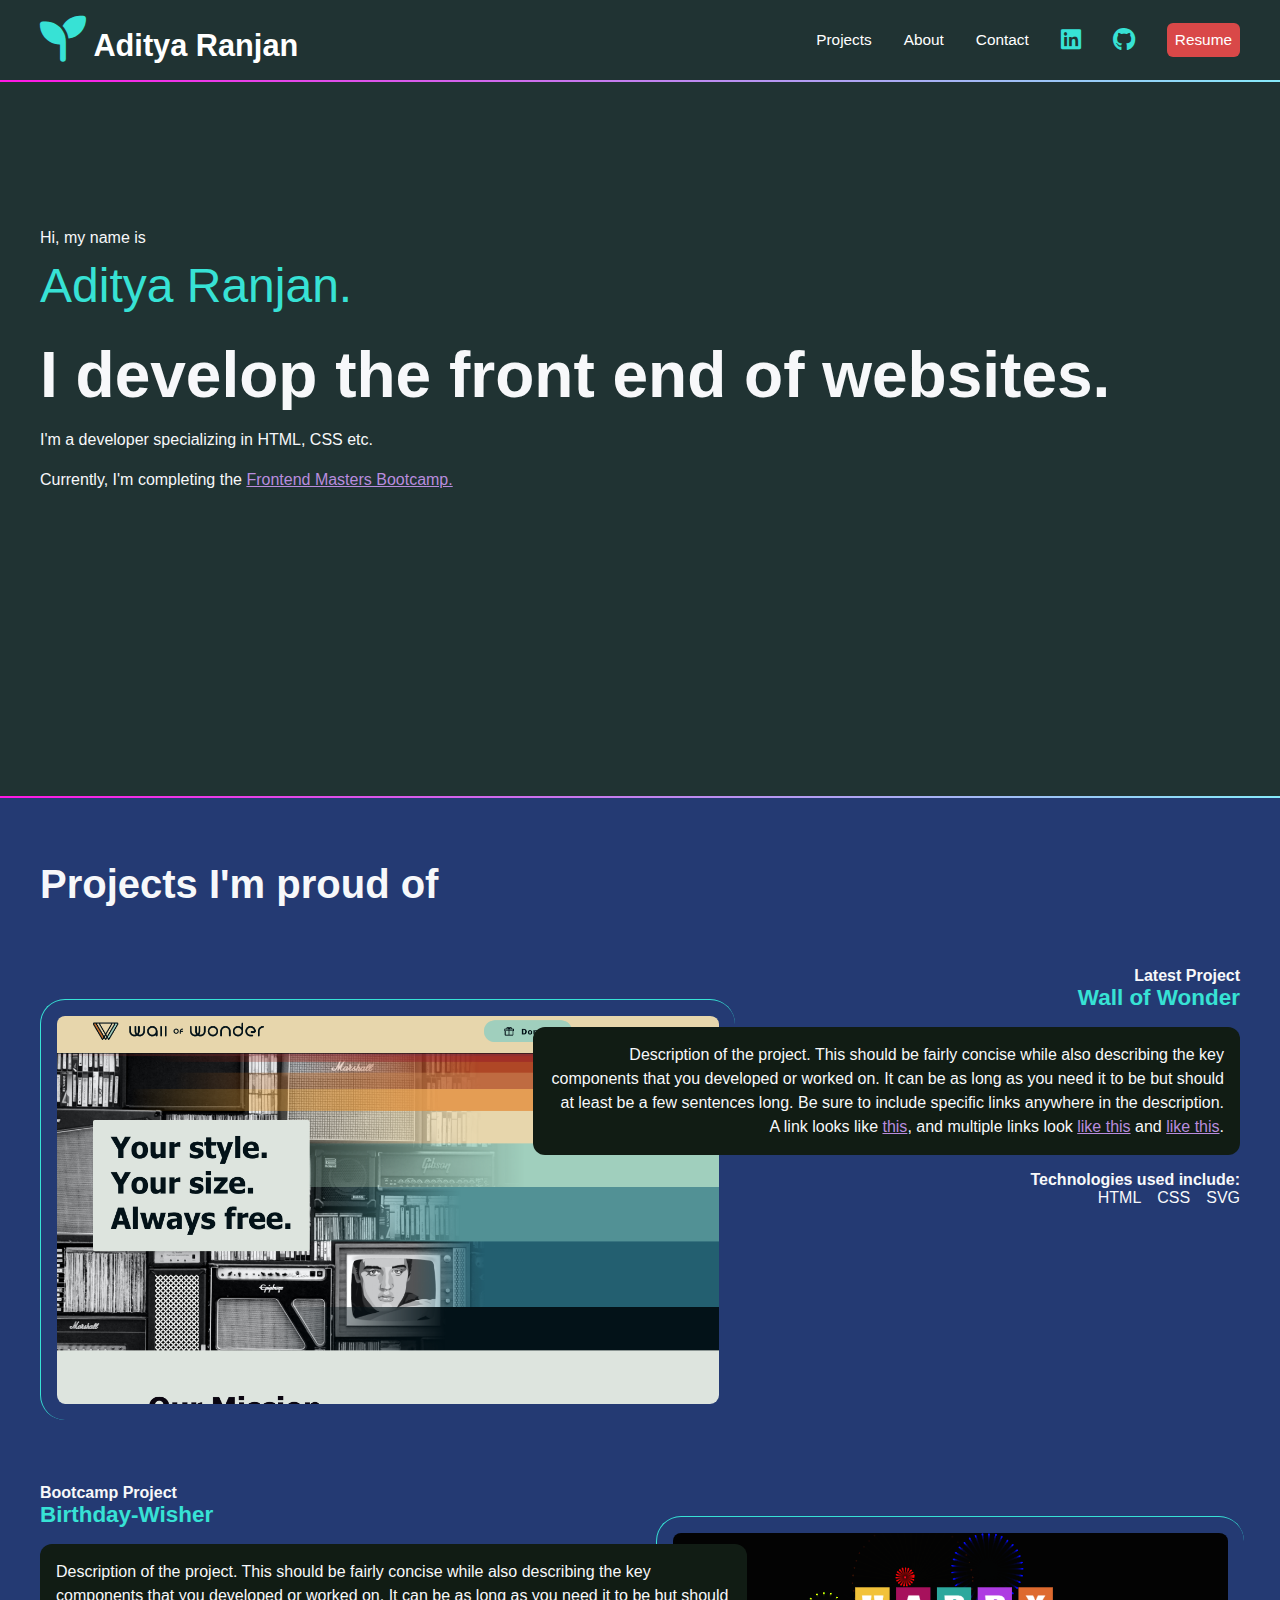
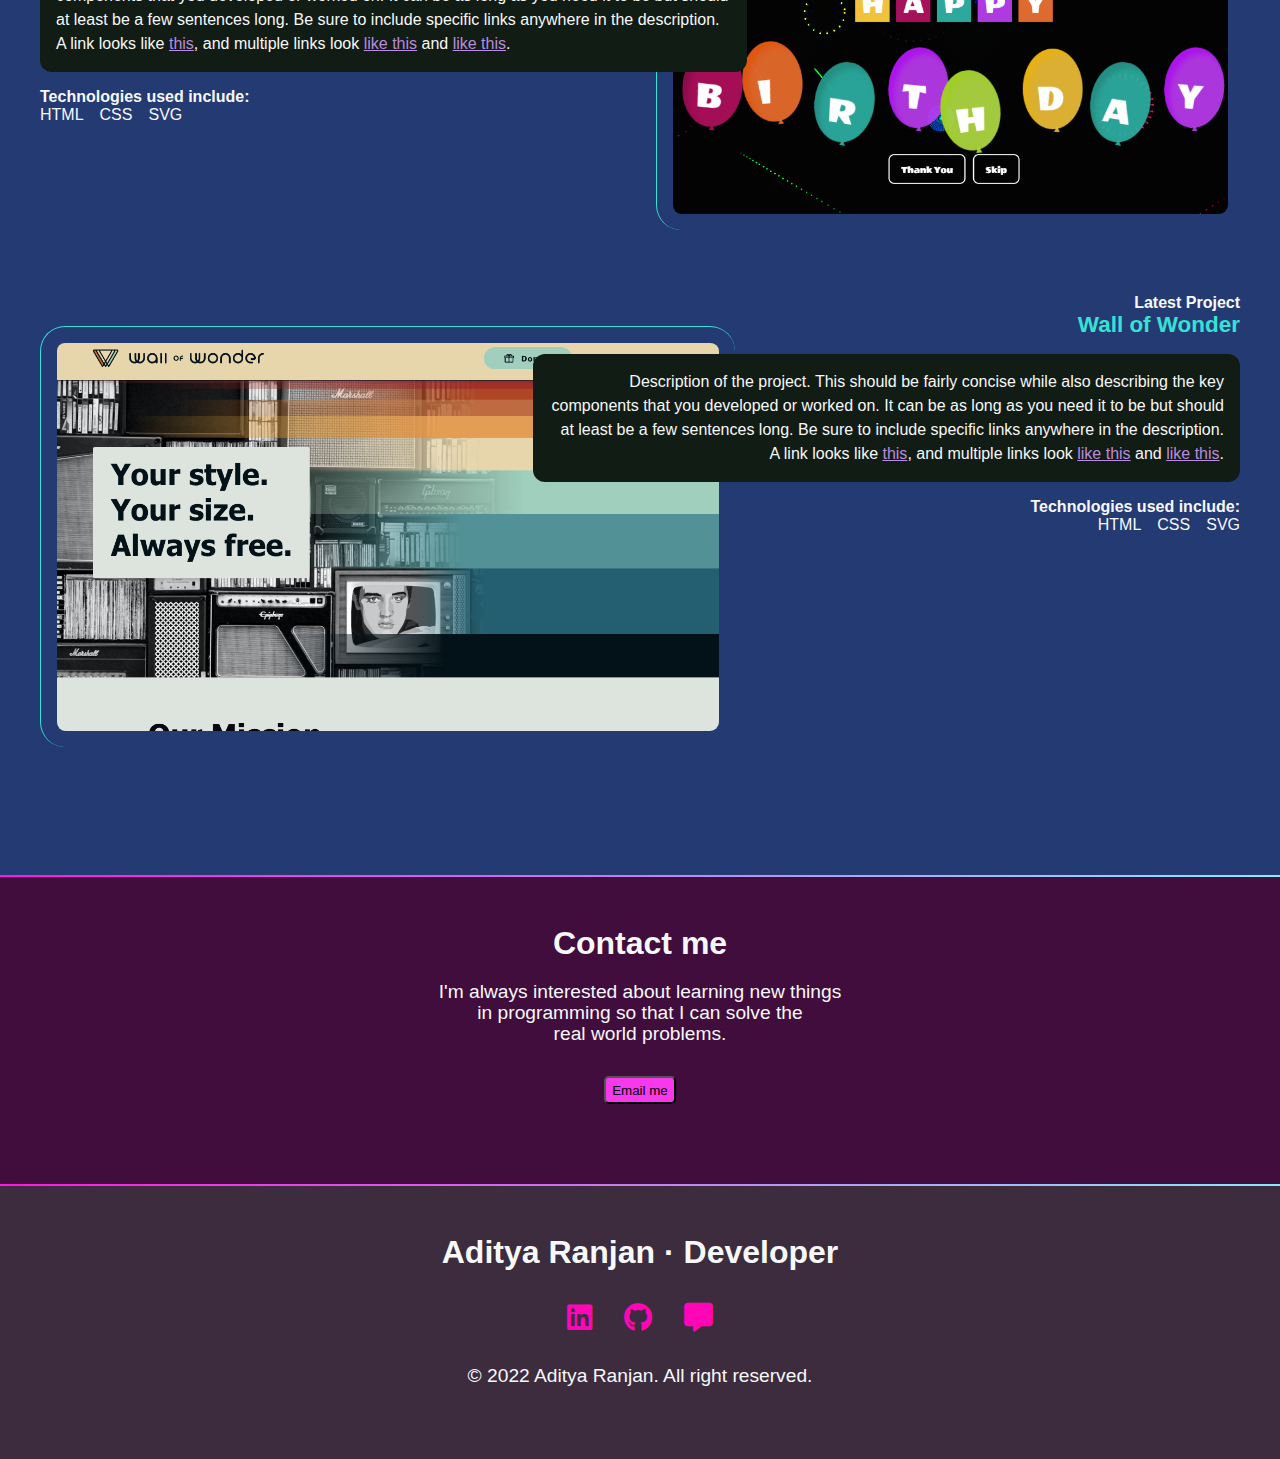
<file: index.html>
<!DOCTYPE html>
<html lang="en">

<head>
    <meta charset="UTF-8">
    <meta http-equiv="X-UA-Compatible" content="IE=edge">
    <meta name="viewport" content="width=device-width, initial-scale=1.0">
    <title>Aditya's Portfolio</title>
    <link rel="stylesheet" href="https://cdnjs.cloudflare.com/ajax/libs/font-awesome/6.1.1/css/all.min.css">
    <link rel="stylesheet" href="style.css">
</head>

<body>

    <nav>
        <ul>
            <li>
                <h1><a href="#"> <span class="fa-solid fa-seedling"></span> Aditya Ranjan</a></h1>
            </li>
            <li><a href="#">Projects</a></li>
            <li><a href="#">About</a></li>
            <li><a href="#">Contact</a></li>
            <li><a href="https://in.linkedin.com/?trk=IN-SEM_google-adwords_Jordan-brand-sign-up&mcid=6844056167778418688&trk2=ga_campid=14650114791_asid=127961666580_crid=545833659343_kw=linkedin_d=c_tid=kwd-285981853_n=g_mt=p_geo=9302742_slid=&gclid=Cj0KCQjw-daUBhCIARIsALbkjSaUr-ALTFJO7HdnB9WhLlZFK5ouimV9328tdID9qX_f9eKdlnj1kVcaAhbjEALw_wcB&gclsrc=aw.ds"
                    target="_blank">
                    <span class="fa-brands fa-linkedin" aria-hidden="true"></span>
                    <span class="sr-only">LinkedIn </span></a>
            </li>
            <li><a href="https://github.com/" target="_blank"> <span class="fa-brands fa-github"
                        aria-hidden="true"></span>
                    <span class="sr-only">Github</span></a>
            </li>
            <li><a href="#" target="_blank" class="resume">Resume</a></li>
        </ul>
    </nav>
    <div class="gradient"></div>
    <section id="container">

        <p class="name">Hi, my name is <span>Aditya Ranjan.</span></p>

        <h2>I develop the front end of websites.</h2>

        <p>I'm a developer specializing in HTML, CSS etc.</p>

        <p>Currently, I'm completing the <a href="#"> Frontend Masters Bootcamp.</a></p>
    </section>

    <div class="gradient"></div>

    <div class="project-sec">
        <section id="project">
            <h2>Projects I'm proud of</h2>
            <article>
                <div class="text">
                    <h4>Latest Project</h4>
                    <h3>Wall of Wonder</h3>
                    <p class="blackbox">Description of the project. This should be fairly concise while also describing
                        the
                        key components that you developed or worked on. It can be as long as you need it to be but
                        should at
                        least be a few sentences long. Be sure to include specific links anywhere in the description. A
                        link
                        looks like <a href="https://frontendmasters.github.io/grid-flexbox-v2/">this</a>, and multiple
                        links
                        look <a href="#">like this</a> and <a href="#">like this</a>.</p>

                    <h4>Technologies used include:</h4>
                    <ul>
                        <li>HTML</li>
                        <li>CSS</li>
                        <li>SVG</li>
                    </ul>
                </div>
                <img src="Screenshot (2347).png" id="one" alt="Screenshot of the Wall of Wonder." />
            </article>

            <article class="reverse">
                <div class="text">
                    <h4>Bootcamp Project</h4>
                    <h3>Birthday-Wisher</h3>
                    <p class="blackbox">
                        Description of the project. This should be fairly concise while also describing
                        the
                        key components that you developed or worked on. It can be as long as you need it to be but
                        should at
                        least be a few sentences long. Be sure to include specific links anywhere in the description. A
                        link
                        looks like <a href="https://frontendmasters.github.io/grid-flexbox-v2/">this</a>, and multiple
                        links
                        look <a href="#">like this</a> and <a href="#">like this</a>.
                    </p>
                    <h4>Technologies used include:</h4>
                    <ul>
                        <li>HTML</li>
                        <li>CSS</li>
                        <li>SVG</li>
                    </ul>
                </div>
                <img src="Screenshot (489).png" id="two" alt="Screenshot of the Wall of Wonder." />
            </article>

            <article>
                <div class="text">
                    <h4>Latest Project</h4>
                    <h3>Wall of Wonder</h3>
                    <p class="blackbox">Description of the project. This should be fairly concise while also describing
                        the
                        key components that you developed or worked on. It can be as long as you need it to be but
                        should at
                        least be a few sentences long. Be sure to include specific links anywhere in the description. A
                        link
                        looks like <a href="https://frontendmasters.github.io/grid-flexbox-v2/">this</a>, and multiple
                        links
                        look <a href="#">like this</a> and <a href="#">like this</a>.</p>

                    <h4>Technologies used include:</h4>
                    <ul>
                        <li>HTML</li>
                        <li>CSS</li>
                        <li>SVG</li>
                    </ul>
                </div>
                <img src="Screenshot (2347).png" id="one" alt="Screenshot of the Wall of Wonder." />
            </article>

        </section>
    </div>

    <div class="gradient"></div>

    <div class="contact-back">
        <section id="contact">
            <h2>Contact me</h2>
            <p>I'm always interested about learning new things<br>in programming so that I can solve the<br>real world
                problems.</p>
            <button class="btn">Email me</button>
        </section>
    </div>

    <div class="gradient"></div>
    <footer id="foot">
        <h2>Aditya Ranjan &middot; Developer</h2>
        <ul>
            <li><a href="https://in.linkedin.com/?trk=IN-SEM_google-adwords_Jordan-brand-sign-up&mcid=6844056167778418688&trk2=ga_campid=14650114791_asid=127961666580_crid=545833659343_kw=linkedin_d=c_tid=kwd-285981853_n=g_mt=p_geo=9302742_slid=&gclid=Cj0KCQjw-daUBhCIARIsALbkjSaUr-ALTFJO7HdnB9WhLlZFK5ouimV9328tdID9qX_f9eKdlnj1kVcaAhbjEALw_wcB&gclsrc=aw.ds"
                    target="_blank">
                    <span class="fa-brands fa-linkedin" aria-hidden="true"></span>
                    <span class="sr-only">LinkedIn </span></a>
            </li>
            <li><a href="https://github.com/" target="_blank"> <span class="fa-brands fa-github"
                        aria-hidden="true"></span>
                    <span class="sr-only">Github</span></a>
            </li>
            <li>
                <a href="#">
                    <span class="fa-solid fa-message"></span></a>
            </li>
        </ul>

        <p>&copy; 2022 Aditya Ranjan. All right reserved.</p>
    </footer>


</body>

</html>
</file>
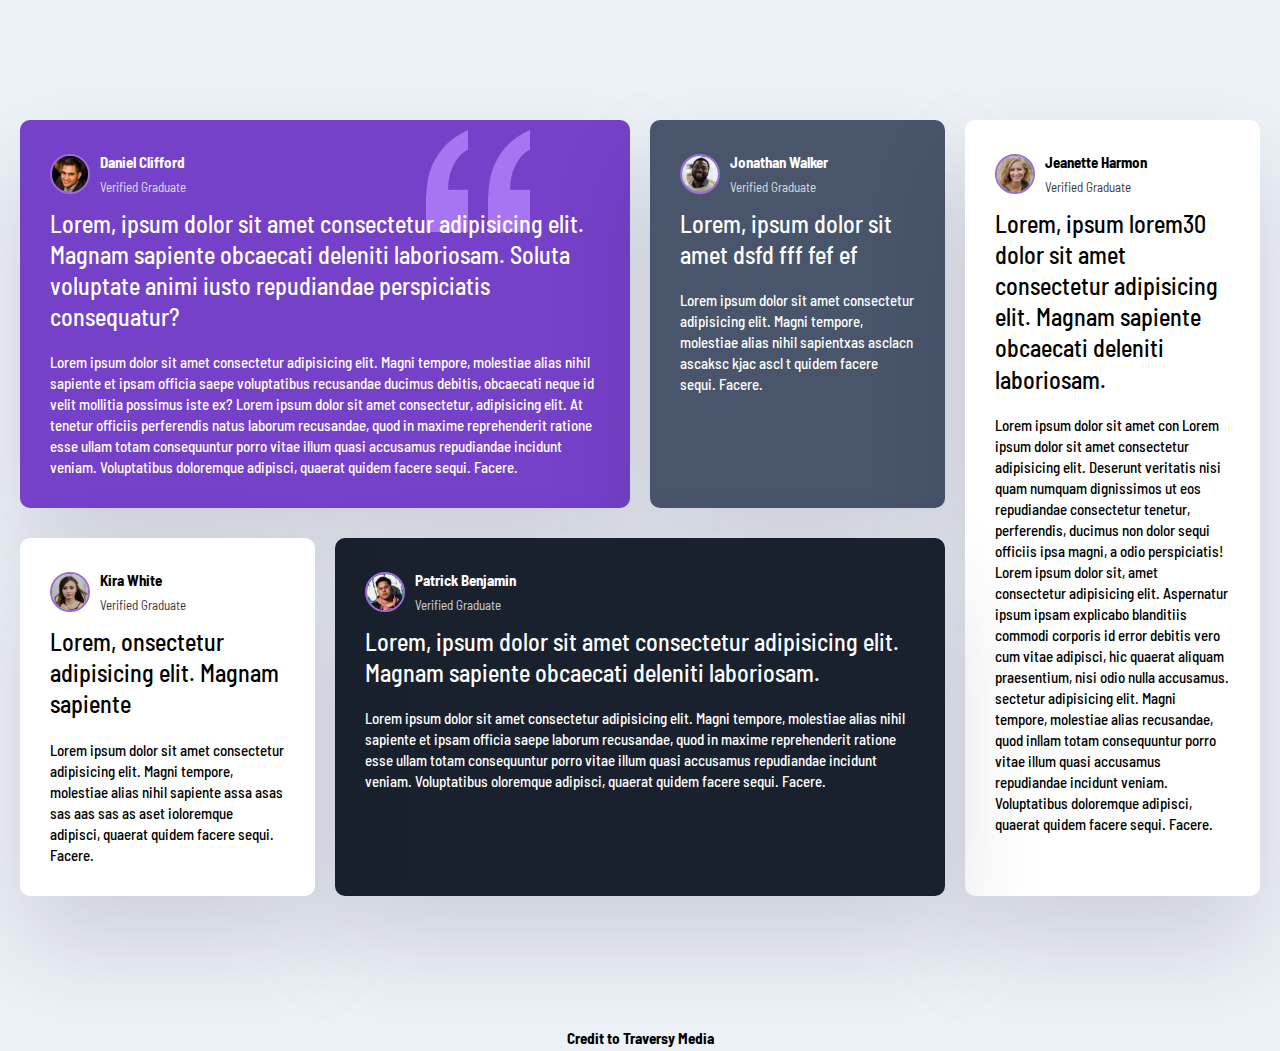
<file: project/Testimonials/index.html>
<!DOCTYPE html>
<html lang="en">
<head>
    <meta charset="UTF-8">
    <meta http-equiv="X-UA-Compatible" content="IE=edge">
    <meta name="viewport" content="width=device-width, initial-scale=1.0">
    <link rel="stylesheet" href="style.css">
    <title>Testimonials</title>
</head>
<body>

    <div class="testimonials">
        <div class="card card--bg-purple">
            <header class="card__header">
                <img src="images/image-daniel.jpg" class="card__img" alt="404">
                <div>
                    <h3>Daniel Clifford</h3>
                    <p>Verified Graduate</p>
                </div>
            </header>
            <p class="card__lead">
                Lorem, ipsum dolor sit amet consectetur adipisicing elit. Magnam sapiente 
                obcaecati deleniti laboriosam. Soluta voluptate animi iusto repudiandae 
                perspiciatis consequatur?
            </p>
            <p class="card__quote">
                Lorem ipsum dolor sit amet consectetur adipisicing elit. Magni tempore, molestiae alias 
                nihil sapiente et ipsam officia saepe voluptatibus recusandae ducimus debitis, obcaecati 
                neque id velit mollitia possimus iste ex? Lorem ipsum dolor sit amet consectetur, adipisicing elit. 
                At tenetur officiis perferendis natus laborum recusandae, quod in maxime reprehenderit ratione esse ullam totam consequuntur porro vitae illum quasi accusamus repudiandae incidunt veniam. Voluptatibus doloremque adipisci, quaerat quidem facere sequi. Facere.
            </p>
        </div>


        <div class="card card--bg-gray-blue">
            <header class="card__header">
                <img src="images/image-jonathan.jpg" class="card__img" alt="404">
                <div>
                    <h3>Jonathan Walker</h3>
                    <p>Verified Graduate</p>
                </div>
            </header>
            <p class="card__lead">
                Lorem, ipsum dolor sit amet dsfd fff fef ef
            </p>
            <p class="card__quote">
                Lorem ipsum dolor sit amet consectetur adipisicing elit. Magni tempore, molestiae alias 
                nihil sapientxas asclacn ascaksc kjac ascl t quidem facere sequi. Facere.
            </p>
        </div>


        <div class="card card--bg-whilte">
            <header class="card__header">
                <img src="images/image-jeanette.jpg" class="card__img" alt="404">
                <div>
                    <h3>Jeanette Harmon</h3>
                    <p>Verified Graduate</p>
                </div>
            </header>
            <p class="card__lead">
                Lorem, ipsum lorem30 dolor sit amet consectetur adipisicing elit. Magnam sapiente 
                obcaecati deleniti laboriosam.
            </p>
            <p class="card__quote">
                Lorem ipsum dolor sit amet con Lorem ipsum dolor sit amet consectetur adipisicing elit. Deserunt veritatis nisi quam numquam dignissimos ut eos repudiandae consectetur tenetur, 
                perferendis, ducimus non dolor sequi officiis ipsa magni, a odio perspiciatis! Lorem ipsum dolor sit, amet consectetur adipisicing elit. Aspernatur ipsum ipsam explicabo blanditiis 
                commodi corporis id error debitis vero cum vitae adipisci, hic quaerat aliquam praesentium, nisi odio nulla accusamus. sectetur adipisicing elit. Magni tempore, molestiae alias 
                recusandae, quod inllam totam consequuntur porro vitae illum quasi accusamus repudiandae incidunt veniam. Voluptatibus doloremque adipisci, quaerat quidem facere sequi. Facere.
            </p>
        </div>

        <div class="card card--bg-black-blue">
            <header class="card__header">
                <img src="images/image-patrick.jpg" class="card__img" alt="404">
                <div>
                    <h3>Patrick Benjamin</h3>
                    <p>Verified Graduate</p>
                </div>
            </header>
            <p class="card__lead">
                Lorem, ipsum dolor sit amet consectetur adipisicing elit. Magnam sapiente 
                obcaecati deleniti laboriosam.
            </p>
            <p class="card__quote">
                Lorem ipsum dolor sit amet consectetur adipisicing elit. Magni tempore, molestiae alias 
                nihil sapiente et ipsam officia saepe laborum recusandae, quod in maxime reprehenderit ratione 
                esse ullam totam consequuntur porro vitae illum quasi accusamus repudiandae incidunt veniam. Voluptatibus 
                oloremque adipisci, quaerat quidem facere sequi. Facere.
            </p>
        </div>

        <div class="card card--bg-white">
            <header class="card__header">
                <img src="images/image-kira.jpg" class="card__img" alt="404">
                <div>
                    <h3>Kira White</h3>
                    <p>Verified Graduate</p>
                </div>
            </header>
            <p class="card__lead">
                Lorem, onsectetur adipisicing elit. Magnam sapiente
            </p>
            <p class="card__quote">
                Lorem ipsum dolor sit amet consectetur adipisicing elit. Magni tempore, molestiae alias 
                nihil sapiente assa asas sas aas sas as aset ioloremque adipisci, quaerat quidem facere sequi. Facere.
            </p>
        </div>
    </div>

    <footer>
        <h3>Credit to Traversy Media <a href="#"></a></h3>
    </footer>
    
</body>
</html>
</file>
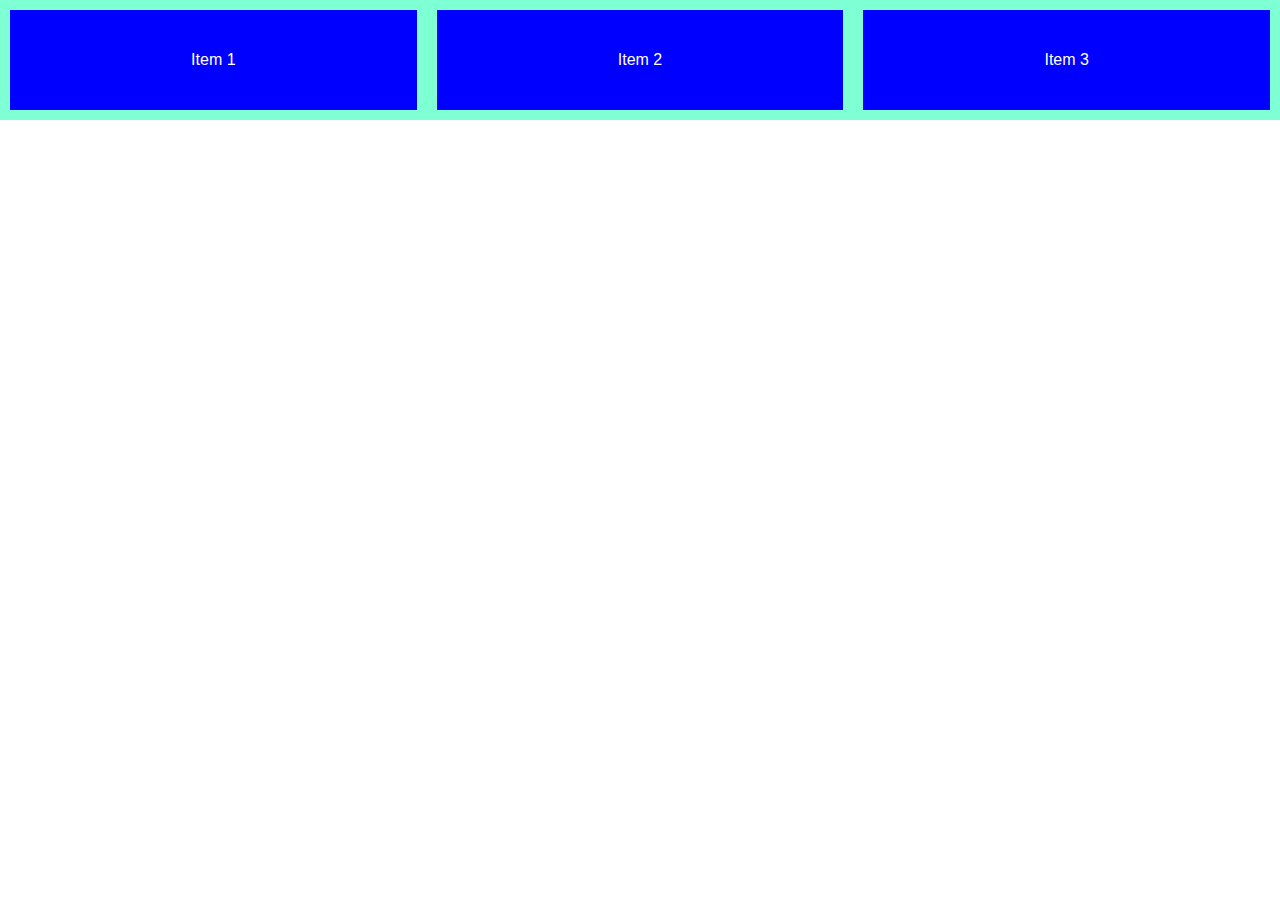
<file: flexbox-tutorial/main.html>
<!DOCTYPE html>
<html lang="en">
<head>
    <meta charset="UTF-8">
    <meta http-equiv="X-UA-Compatible" content="IE=edge">
    <meta name="viewport" content="width=device-width, initial-scale=1.0">
    <title>Flexbox Tutorial</title>
    <link rel="stylesheet" href="main.css">
</head>
<body>
    <div class="flex-container">
        <div class="item">Item 1</div>
        <div class="item">Item 2</div>
        <div class="item">Item 3</div>
    </div>
</body>
</html>
</file>
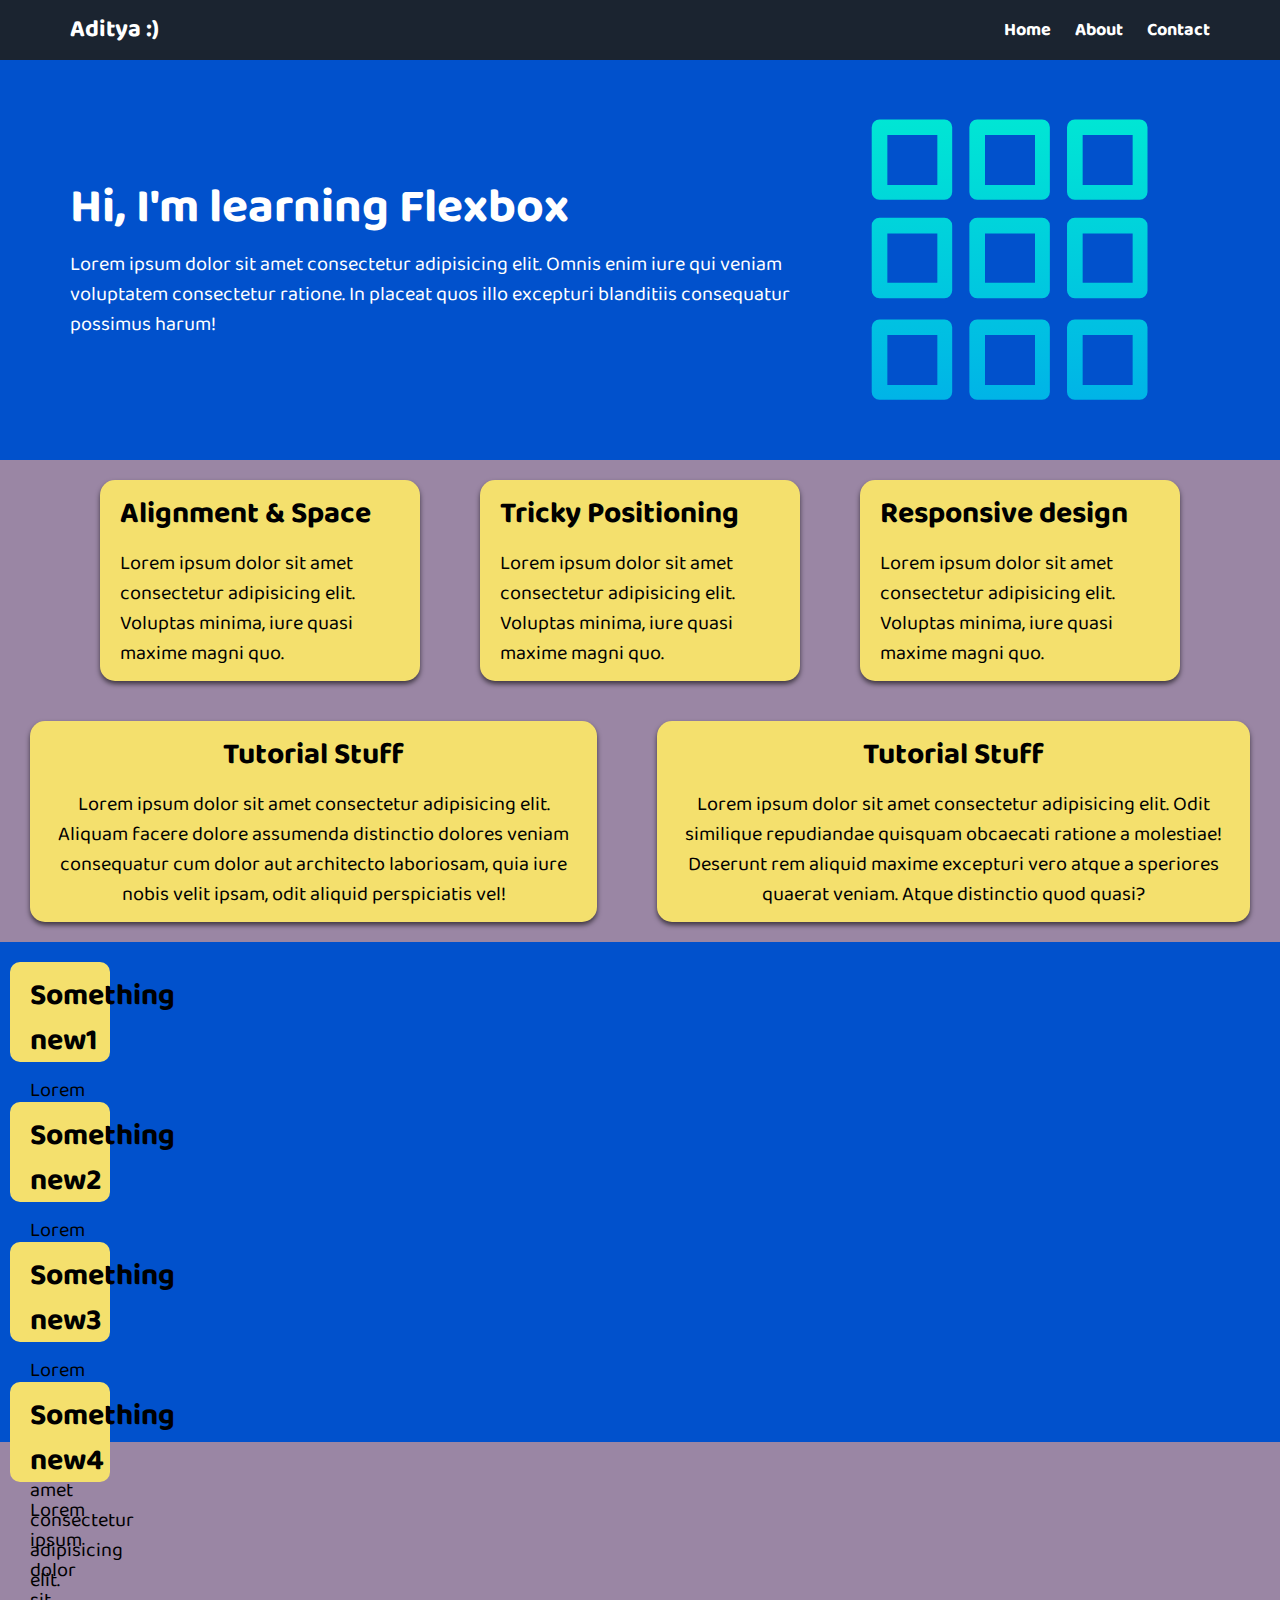
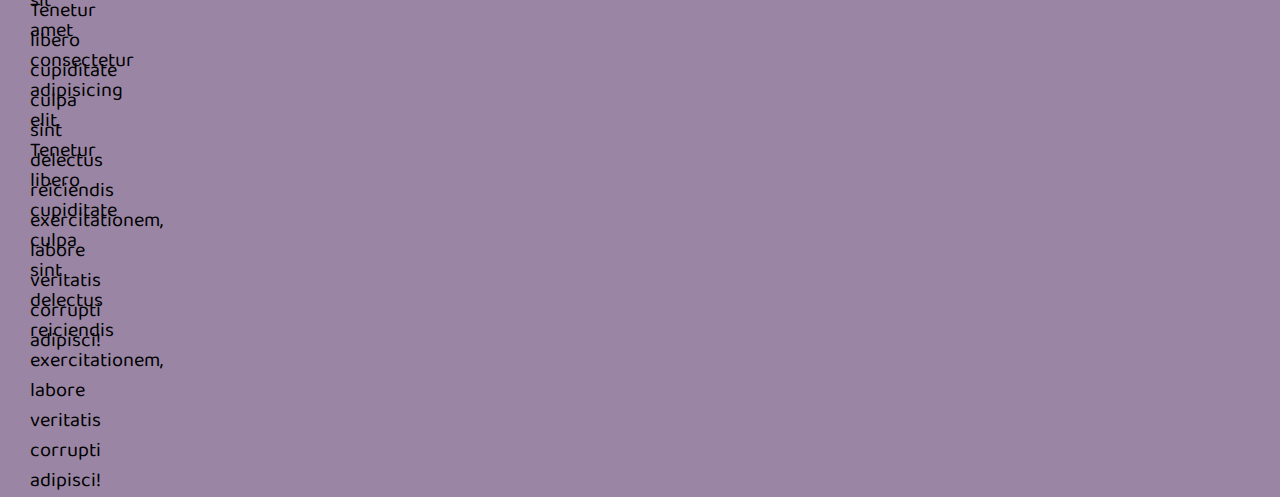
<file: flexbox-tutorial/practise.html>
<!DOCTYPE html>
<html lang="en">

<head>
    <meta charset="UTF-8">
    <meta http-equiv="X-UA-Compatible" content="IE=edge">
    <meta name="viewport" content="width=device-width, initial-scale=1.0">
    <title>Practise</title>
    <link rel="stylesheet" href="practise.css">
</head>

<body>
    <nav class="navbar">
        <div class="container">
            <div class="logo">Aditya :)</div>
            <ul class="nav">
                <li>
                    <a href="#">Home</a>
                </li>
                <li>
                    <a href="#">About</a>
                </li>
                <li>
                    <a href="#">Contact</a>
                </li>
            </ul>
        </div>
    </nav>

    <header class="header">
        <div class="container">
            <div>
                <h1>Hi, I'm learning Flexbox</h1>
                <p>
                    Lorem ipsum dolor sit amet consectetur adipisicing elit. Omnis enim iure qui veniam voluptatem
                    consectetur ratione. In placeat quos illo excepturi blanditiis consequatur possimus harum!
                </p>
            </div>
            <img src="pro.svg" alt="">
        </div>
    </header>

    <section class="boxes">
        <div class="container">
            <div class="box">
                <h2>Alignment & Space</h2>
                <p>
                    Lorem ipsum dolor sit amet consectetur adipisicing elit. Voluptas minima, iure quasi maxime magni
                    quo.
                </p>
            </div>

            <div class="box">
                <h2>Tricky Positioning</h2>
                <p>
                    Lorem ipsum dolor sit amet consectetur adipisicing elit. Voluptas minima, iure quasi maxime magni
                    quo.
                </p>
            </div>

            <div class="box">
                <h2>Responsive design</h2>
                <p>
                    Lorem ipsum dolor sit amet consectetur adipisicing elit. Voluptas minima, iure quasi maxime magni
                    quo.
                </p>
            </div>
        </div>
    </section>

    <section class="two-box">
        <div class="flex-container">
            <div class="flex-item">
                <h2>Tutorial Stuff</h2>
                <p>Lorem ipsum dolor sit amet consectetur adipisicing elit. Aliquam facere dolore assumenda distinctio dolores veniam consequatur cum dolor aut architecto laboriosam, quia 
                    iure nobis velit ipsam, odit aliquid perspiciatis vel!
                </p>
            </div>

            <div class="flex-item">
                <h2>Tutorial Stuff</h2>
                <p>Lorem ipsum dolor sit amet consectetur adipisicing elit. Odit similique repudiandae quisquam obcaecati ratione a molestiae! Deserunt rem aliquid maxime excepturi vero atque a
                    speriores quaerat veniam. Atque distinctio quod quasi?
                </p>
            </div>
        </div>
    </section>

    <section class="layout">
        <div class="flex-container-1">
            <div class="flex-item-1">
                <h2>Something new1</h2>
                <p>Lorem ipsum dolipisci!</p>
            </div>

            <div class="flex-item-1">
                <h2>Something new2</h2>
                <p>Lorem ipsum dolor sit</p>
            </div>

            <div class="flex-item-1">
                <h2>Something new3</h2>
                <p>Lorem ipsum dolor sit amet consectetur adipisicing elit. Tenetur libero cupiditate culpa sint delectus reiciendis exercitationem, labore veritatis corrupti adipisci!</p>
            </div>

            <div class="flex-item-1">
                <h2>Something new4</h2>
                <p>Lorem ipsum dolor sit amet consectetur adipisicing elit. Tenetur libero cupiditate culpa sint delectus reiciendis exercitationem, labore veritatis corrupti adipisci!</p>
            </div>
        </div>
    </section>
</body>

</html>
</file>
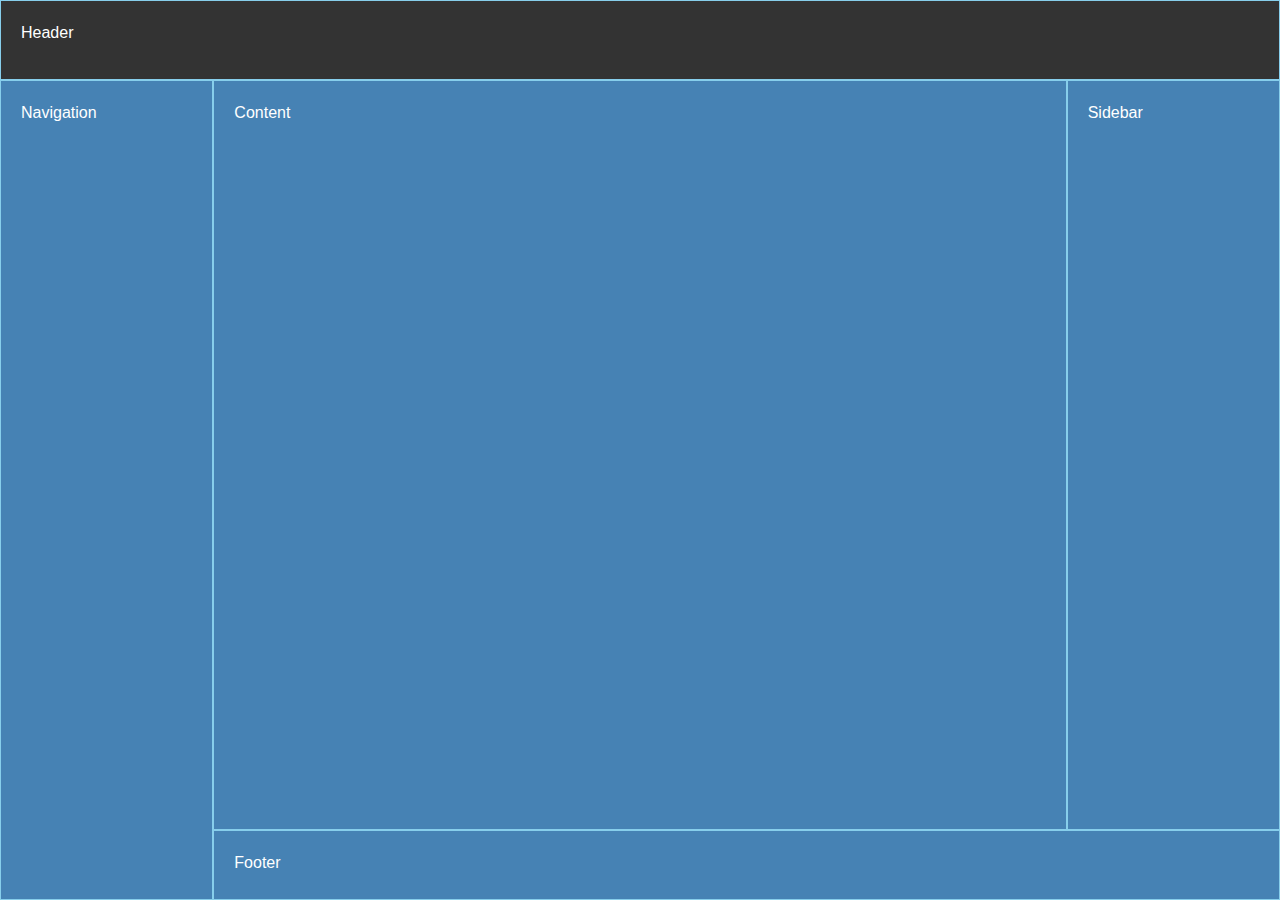
<file: Grid-tutorial/grid_area.html>
<!DOCTYPE html>
<html lang="en">
<head>
    <meta charset="UTF-8">
    <meta http-equiv="X-UA-Compatible" content="IE=edge">
    <meta name="viewport" content="width=device-width, initial-scale=1.0">
    <title>Grid-Area</title>
    <link rel="stylesheet" href="grid_area.css">
</head>
<body>
    <header>Header</header>
    <main>Content</main>
    <nav>Navigation</nav>
    <aside>Sidebar</aside>
    <footer>Footer</footer>
</body>
</html>
</file>
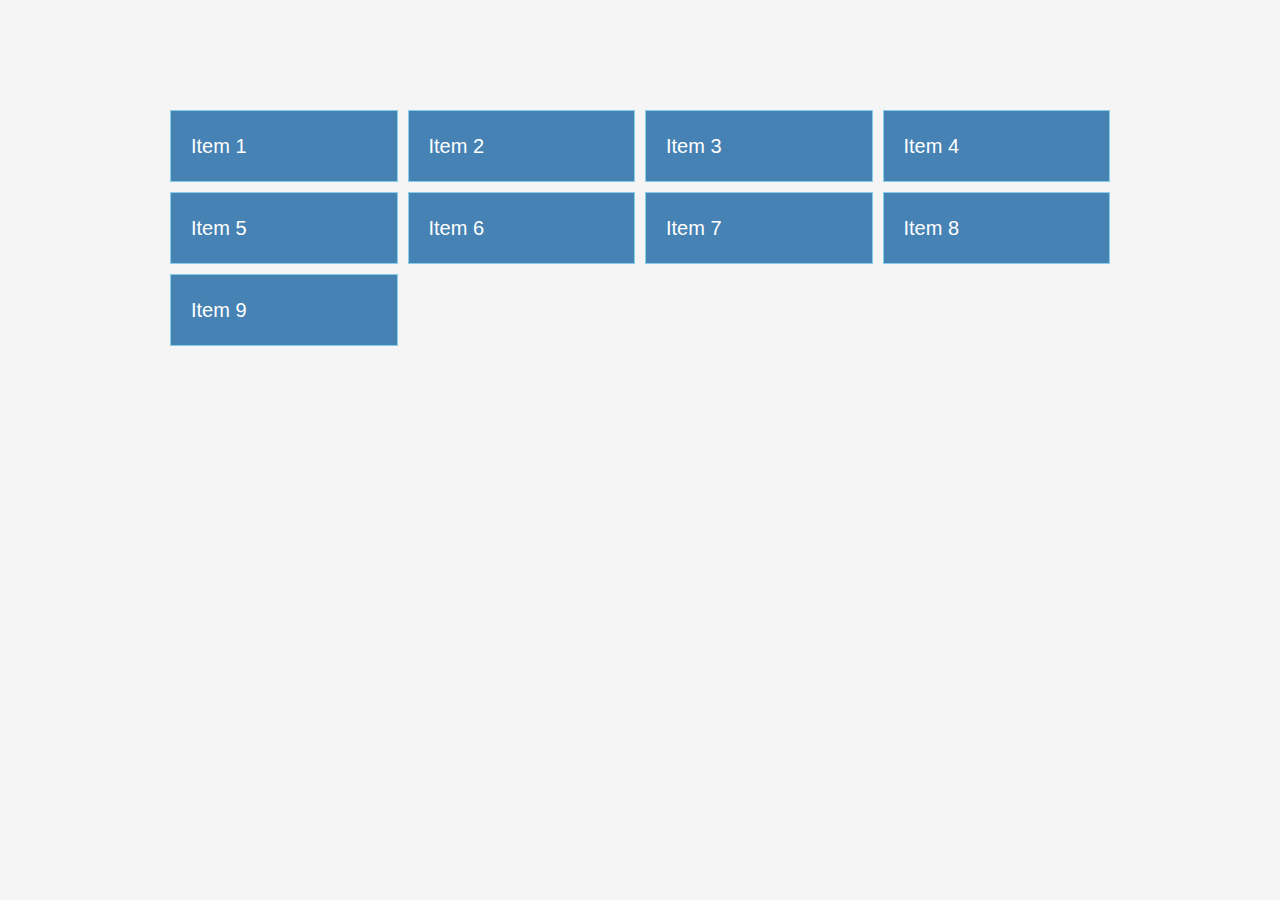
<file: Grid-tutorial/main.html>
<!DOCTYPE html>
<html lang="en">
<head>
    <meta charset="UTF-8">
    <meta http-equiv="X-UA-Compatible" content="IE=edge">
    <meta name="viewport" content="width=device-width, initial-scale=1.0">
    <title>Grid-tutorial</title>
    <link rel="stylesheet" href="main.css">
</head>
<body>
    <div class="container">
        <div class="item">Item 1</div>
        <div class="item">Item 2</div>
        <div class="item">Item 3</div>
        <div class="item">Item 4</div>
        <div class="item">Item 5</div>
        <div class="item">Item 6</div>
        <div class="item">Item 7</div>
        <div class="item">Item 8</div>
        <div class="item">Item 9</div>
    </div>
</body>
</html>
</file>
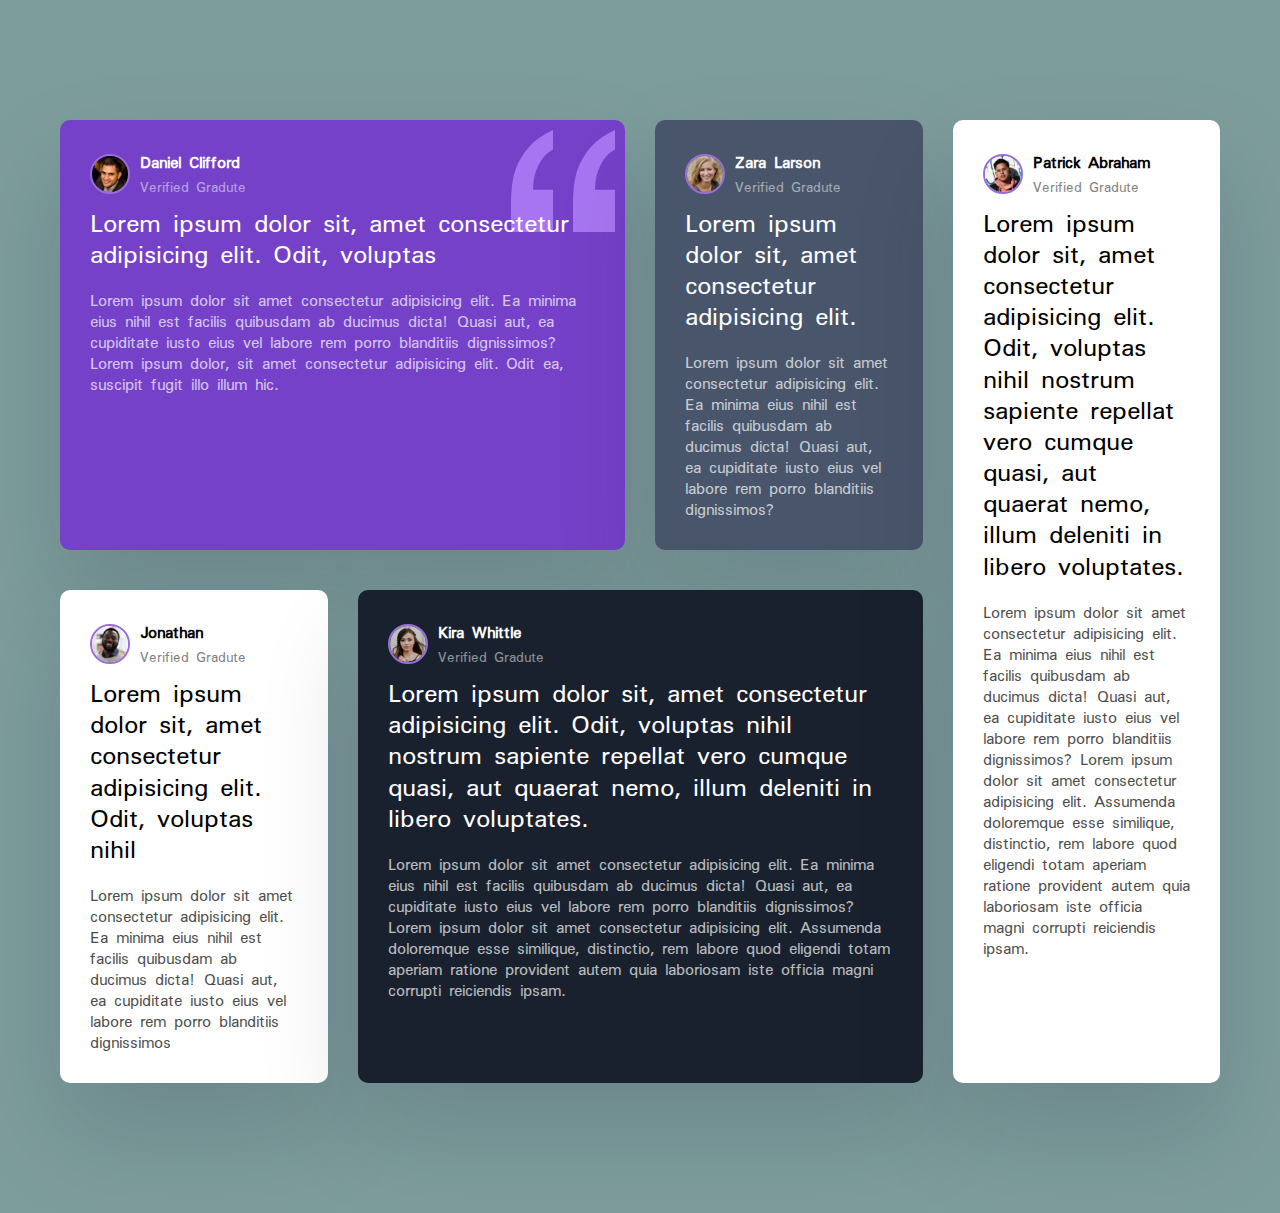
<file: Grid-tutorial/project.html>
<!DOCTYPE html>
<html lang="en">
<head>
    <meta charset="UTF-8">
    <meta http-equiv="X-UA-Compatible" content="IE=edge">
    <meta name="viewport" content="width=device-width, initial-scale=1.0">
    <link rel="stylesheet" href="project.css">
    <title>Testimonial</title>
</head>
<body>
    <div class="testimonials">
        <div class="card card--purple">
            <header class="card__header">
                <img src="images/image-daniel.jpg" class="card__image" alt="">
                <div>
                    <h3>Daniel Clifford</h3>
                    <p>Verified Gradute</p>
                </div>
            </header>
            <p class="card__lead">
                Lorem ipsum dolor sit, amet consectetur adipisicing elit. Odit, 
                voluptas 
            <p class="card__quote">
                Lorem ipsum dolor sit amet consectetur adipisicing elit. Ea minima eius nihil est facilis quibusdam ab 
                ducimus dicta! Quasi aut, ea cupiditate iusto eius vel labore rem porro blanditiis dignissimos? Lorem ipsum 
                dolor, sit amet consectetur adipisicing elit. Odit ea, suscipit fugit illo illum hic.
            </p>
        </div>

        <div class="card card--gray-blue">
            <header class="card__header">
                <img src="images/image-jeanette.jpg" class="card__image" alt="">
                <div>
                    <h3>Zara Larson</h3>
                    <p>Verified Gradute</p>
                </div>
            </header>
            <p class="card__lead">
                Lorem ipsum dolor sit, amet consectetur adipisicing elit.
            </p>
            <p class="card__quote">
                Lorem ipsum dolor sit amet consectetur adipisicing elit. Ea minima eius nihil est facilis quibusdam ab 
                ducimus dicta! Quasi aut, ea cupiditate iusto eius vel labore rem porro blanditiis dignissimos?
            </p>
        </div>

        <div class="card">
            <header class="card__header">
                <img src="images/image-jonathan.jpg" class="card__image" alt="">
                <div>
                    <h3>Jonathan</h3>
                    <p>Verified Gradute</p>
                </div>
            </header>
            <p class="card__lead">
                Lorem ipsum dolor sit, amet consectetur adipisicing elit. Odit, 
                voluptas nihil
            </p>
            <p class="card__quote">
                Lorem ipsum dolor sit amet consectetur adipisicing elit. Ea minima eius nihil est facilis quibusdam ab 
                ducimus dicta! Quasi aut, ea cupiditate iusto eius vel labore rem porro blanditiis dignissimos
            </p>
        </div>

        <div class="card card--black-blue">
            <header class="card__header">
                <img src="images/image-kira.jpg" class="card__image" alt="">
                <div>
                    <h3>Kira Whittle</h3>
                    <p>Verified Gradute</p>
                </div>
            </header>
            <p class="card__lead">
                Lorem ipsum dolor sit, amet consectetur adipisicing elit. Odit, 
                voluptas nihil nostrum sapiente repellat vero cumque quasi, aut quaerat nemo, illum deleniti in libero 
                voluptates.
            </p>
            <p class="card__quote">
                Lorem ipsum dolor sit amet consectetur adipisicing elit. Ea minima eius nihil est facilis quibusdam ab 
                ducimus dicta! Quasi aut, ea cupiditate iusto eius vel labore rem porro blanditiis dignissimos?
                Lorem ipsum dolor sit amet consectetur adipisicing elit. Assumenda doloremque esse similique, distinctio, rem labore 
                quod eligendi totam aperiam ratione provident autem quia laboriosam iste officia magni corrupti reiciendis ipsam.
            </p>
        </div>

        <div class="card">
            <header class="card__header">
                <img src="images/image-patrick.jpg" class="card__image" alt="">
                <div>
                    <h3>Patrick Abraham</h3>
                    <p>Verified Gradute</p>
                </div>
            </header>
            <p class="card__lead">
                Lorem ipsum dolor sit, amet consectetur adipisicing elit. Odit, 
                voluptas nihil nostrum sapiente repellat vero cumque quasi, aut quaerat nemo, illum deleniti in libero 
                voluptates.
            </p>
            <p class="card__quote">
                Lorem ipsum dolor sit amet consectetur adipisicing elit. Ea minima eius nihil est facilis quibusdam ab 
                ducimus dicta! Quasi aut, ea cupiditate iusto eius vel labore rem porro blanditiis dignissimos?
                Lorem ipsum dolor sit amet consectetur adipisicing elit. Assumenda doloremque esse similique, distinctio, rem labore 
                quod eligendi totam aperiam ratione provident autem quia laboriosam iste officia magni corrupti reiciendis ipsam.
            </p>
        </div>
    </div>
</body>
</html>
</file>
<file: style.css>
:root {
  --black: #111c14;
  --green: #5fd97c;
  --sky: #203333;
  --aqua: #37E2D5;
  --dkblue: #243A73;
  --name: #D4D925;
  --pink: #FF06B7;
  --white: #f7f8fa;
  --links: #b88cde;
  --link_hover: #eb88da;
  --font-size: 1.2rem;
  --sans: Oxygen, sans-serif;
}

html {
  box-sizing: border-box;
}

body {
  margin: 0;
  padding: 0;
  font-family: var(--sans);
  background-color: var(--sky);
  color: var(--white);
  font-size: var(--font-size);
}

h1, h2, h3 {
  margin: 0;
}

a {
  color: var(--links);
}
a:hover {
  color: var(--link_hover);
  text-decoration: none;
}

/* navbar */

nav {
  font-family: var(--sans);
  font-size: 80%;
  padding: 1rem;
}

nav ul {
  list-style-type: none;
  padding: 0;
  margin: 0;
  display: flex;
  flex-flow: row wrap;
  justify-content: center;
  align-items: center;
  gap: 2rem;                  /* helps in creation of gap between the items */
}

nav li:first-child {
  flex-basis: 100%;          /* allows the item to take full width of the screen */
  text-align: center;
}

/* following is a class selector that target only those classes which consist the word fa- */
nav [class*="fa-"] {
  font-size: 150%;
  color: var(--aqua);
}

nav a {
  color: white;
  text-decoration: none;
  display: block;
}
.resume {
  background-color: #d94848;
  padding: 0.5rem;
  border-radius: 6px;
}
.resume:hover {
  color: white;
  background-color: #8a0f0f;
}

/* @media helps in setting the content, navbar or anything in the right manner when the screen size is bigger or smaller after a particular value.  In other words we can say that it helps in making the page responisve. */

@media(min-width: 850px){    /* this means if the screen is atleast 850px then the code inside it is executed */
  nav{
    max-width: 1200px;
    margin: 0 auto;     /* a good techinque to shift the items in center*/
  }
  nav li:first-child{
    flex-basis: auto;
    text-align: left;
    margin-right: auto;
  }
}

/* container styles */

#container {
  padding: 8rem 1rem 10rem 1rem;
  margin: 0 auto;
  max-width: 1200px;
  margin-bottom: 8rem;
}
#container p {
  font-size: 1rem;
  line-height: 1.5;
}

.name span{
  font-size: 3rem;
  color: var(--aqua);
  display: block;
}

#container h2 {
  font-size: 4rem;
}

/* project section */

.project-sec{
  background-color: var(--dkblue);
}
#project {
  padding: 4rem 1rem;
}
#project h2 {
  font-size: 2.5rem;
  margin-bottom: calc(2.5rem * 1.5);
}
#project h3 {
  color: var(--aqua);
}
#project h4 {
  margin: 0;
  font-size: 1rem;
}
.blackbox {
  background-color: var(--black);
  padding: 1rem;
  border-radius: 12px;
  font-size: 1rem;
  line-height: 1.5;
}
#project ul {
  list-style: none;
  padding: 0;
  margin: 0;
  display: flex;
  flex-flow: row wrap;
  justify-content: flex-start;
  gap: 1rem;
  font-size: 1rem;
}
#project img {
  margin: 2rem 0 4rem 0;
  border-left: 1px solid var(--aqua);
  border-top: 1px solid var(--aqua);
  border-radius: 25px;
  padding: 1rem;
}
@media(min-width: 800px) {
  article {
    display: grid;
    grid-template-columns: repeat(10, 1fr);
    gap: 2rem;
  }
  #project {
    max-width: 1200px;
    margin: 0 auto;
  }
  #one {
    grid-column: 1/6;
    grid-row: 1/2;
  }
  .text {
    grid-column: 5/11;
    grid-row: 1/2;
    order: 2;
    text-align: right;
  }
  #project ul {
    justify-content: flex-end;
  }
  #project .reverse .text {
    grid-column: 1/7;
    order: 2;
    text-align: left;
  }
  #two {
    width: 95%;
    grid-column: 6/11;
    grid-row: 1/2;
  }
  #project .reverse ul {
    justify-content: flex-start;
  }
}



/* contact section */

.contact-back{
  background-color: #400d3d;
}

.gradient{
  background: linear-gradient(90deg, rgba(255,23,228,1) 0%,
   rgba(134,235,251,1) 100%);
   height: 2px;
}
#contact {
  margin: 0 auto;
  padding: 3rem 0;
}
#contact h2 {
  text-align: center;
  font-size: 2rem;
}
#contact p {
  text-align: center;
  line-height: 1.1;
}
.btn {
  margin: 2rem auto;
  text-align: center;
  display: flex;
  align-items: center;
  background-color: #f739eb;
  border-radius: 5px;
  height: 1.7rem;
  cursor: pointer;
}


/* footer section */

#foot{
  background-color: #3C2C3E;
  margin: 0 auto;
  padding: 3rem 0;
}

#foot h2{
  text-align: center;
  font-size: 2rem;
}

#foot ul{
  list-style-type: none;
  padding: 0;
  margin: 2rem;
  display: flex;
  flex-flow: row wrap;
  justify-content: center;
  align-items: center;
  gap: 2rem;
}

#foot p{
  margin: 1.5rem;
  text-align: center;
}

#foot [class*="fa-"] {
  font-size: 150%;
  color: var(--pink);
}
</file>
<file: project/Testimonials/style.css>
@import url('https://fonts.googleapis.com/css2?family=Barlow+Semi+Condensed:wght@200;300;400;700&display=swap');

* {
  box-sizing: border-box;
  margin: 0;
  padding: 0;
}

body {
  background: #edf2f8;
  font-family: 'Barlow Semi Condensed', sans-serif;
  line-height: 1.7;
  font-size: 13px;
}

.testimonials {
    max-width: 1440px;
    margin: 100px auto;
    padding: 20px;

    display: grid;
    grid-template-columns: repeat(4, 1fr);
    gap: 20px;
}

.card {
    background: #fff;
    border-radius: 10px;
    padding: 30px;
    box-shadow: rgba(17, 12, 46, 0.15) 0px 48px 100px 0px;
    margin-bottom: 10px;
}

.card__header {
    display: flex;
    align-items: center;
    margin-bottom: 10px;
}

.card__header h3 {
  font-size: 15px;
}

.card__header p {
  opacity: 80%;
}

.card__img {
  width: 40px;
  height: 40px;
  border: 2px solid #996ed9;
  border-radius: 40px;
  margin-right: 10px;
}

.card__lead {
  font-size: 1.5rem;
  font-weight: 500;
  line-height: 1.3;
  margin-bottom: 20px;
}

.card__quote {
  font-size: 15px;
  font-weight: 500;
  line-height: 1.4;
  opacity: 70px;
}

.card--bg-purple {
  background: hsl(263, 55%, 52%);
  color: #fff;
  background-image: url('./images/bg-pattern-quotation.svg');
  background-repeat: no-repeat;
  background-position: top 10px right 100px;
}

.card--bg-gray-blue {
  background: hsl(217, 19%, 35%);
  color: #fff;
}

.card--bg-black-blue {
  background: hsl(219, 29%, 14%);
  color: #fff;
}

.card:nth-of-type(1) {
  grid-column: 1/3;
}

.card:nth-of-type(4) {
  grid-column: 2/4;
  grid-row: 2/3;
}

.card:nth-of-type(3) {
  grid-column: 4/5;
  grid-row: 1/3;
}

footer {
  text-align: center;
}


@media (max-width: 760px) {
  .testimonials {
    grid-template-columns: 1fr;
  }
  
  .card:nth-of-type(1) {
    grid-column: 1;
  }
  
  .card:nth-of-type(4) {
    grid-column: 1;
    grid-row: 4/5;
  }
  
  .card:nth-of-type(3) {
    grid-column: 1;
    grid-row: 5;
  }
  
}
</file>
<file: flexbox-tutorial/main.css>
*{
    box-sizing: border-box;
    margin: 0;
    padding: 0;
}

body {
    font-family: Arial, Helvetica, sans-serif;
}

.flex-container {
    display: flex;
    /* By default flex-direction is row, so not need to write but here
    I write just for the shake of notice it. */
    flex-direction: row;

    background-color: aquamarine;

    /* Justify-content is always on the main axis */
    justify-content: start;

    /* Align-items is always on the cross axis */
    align-items: center;

    /* If there are many item with given width and height is not fit in the row or column then it is shifhted to next row/col
    by using the flex-wrap: wrap; property  */

    /* flex-wrap: wrap; */
}

.item {
    /* width: 100px; */

    /* flex-basis sets the initial main size of a flex item. */
    flex-basis: 100px;
    /* flex-grow specifies how much the items will grow relative to rest of the flexible items inside the same container, 
    it works in simple integers. */
    flex-grow: 1;
    height: 100px;
    margin: 10px;
    background-color: blue;
    color: white;

    display: flex;
    justify-content: center;
    align-items: center;
}

/* Order is the property through which you can change the order of the flex items */

.item:nth-of-type(1) {    
    /* order: 2; */
}
.item:nth-of-type(2) {    
    /* order: 3; */
    /* flex-basis: 200px;
    flex-grow: 2; */
}
.item:nth-of-type(3) {    
    /* order: 1; */
}
</file>
<file: flexbox-tutorial/practise.css>
@import url('https://fonts.googleapis.com/css2?family=Baloo+Bhai+2&display=swap');

* {
    box-sizing: border-box;
    margin: 0;
    padding: 0;
}

body {
    font-family: 'Baloo Bhai 2', cursive;
    font-size: 20px;
    background: #9A86A4;
    line-height: 1.5;
}

img {
    max-width: 100%;
}

h1,
h2 {
    margin-bottom: 12px;
}

.container {
    max-width: 1200px;
    margin: 0 auto;
    padding: 0 30px;
}

ul {
    list-style-type: none;
}

.navbar {
    background: #1B2430;
    color: white;
    height: 60px;
}

.navbar .logo {
    font-size: x-large;
    font-weight: bold;
}

.navbar a {
    color: white;
    text-decoration: none;
    font-size: 18px;
    font-weight: bold;
}

.navbar a:hover {
    color: rgb(184, 153, 216);
}

.navbar .container {
    display: flex;
    justify-content: space-between;
    align-items: center;
    height: 100%;
}

.navbar ul {
    display: flex;
    justify-content: end;
    align-items: center;
    gap: 1.5rem;
}

.header {
    background: #0151cc;
    color: white;
    min-height: 400px;
}

.header h1 {
    font-size: 3rem;
    font-weight: bold;
    line-height: 1.2;
}

.header img {
    max-width: 400px;
}

.header .container {
    display: flex;
    align-items: center;
    justify-content: space-between;
}

.boxes .container {
    display: flex;
    justify-content: space-between;
}

.box {
    flex-grow: 1;
    background-color: #F4E06D;
    border-radius: 15px;
    margin: 20px 30px;
    box-shadow: 0 3px 5px rgba(0, 0, 0, 0.6);
    padding: 12px 20px;
}

@media(max-width: 850px) {
    .header .container {
        flex-direction: column;
        padding-top: 20px;
        text-align: center;
    }

    .boxes .container {
        flex-direction: column;
        text-align: center;
    }
}

.flex-container {
    display: flex;
    justify-content: space-between;
}

.flex-item {
    flex-grow: 1;
    background-color: #F4E06D;
    border-radius: 15px;
    margin: 20px 30px;
    box-shadow: 0 3px 5px rgba(0, 0, 0, 0.6);
    padding: 12px 20px;
}

.flex-item h2 {
    text-align: center;
}
.flex-item p {
    text-align: center;
}

@media(max-width: 850px) {
    .flex-container {
        flex-direction: column;
        padding-top: 20px;
        text-align: center;
    }

    .flex-item {
        flex-direction: column;
    }
}

.layout {
    background: #0151cc;
    height: 500px;
}

.flex-container-1 {
    flex-direction: column;
    display: flex;
    justify-content: end;
    align-items: start;
}

.flex-item-1 {
    width: 100px;
    height: 100px;
    background: #F4E06D;
    border-radius: 10px;
    margin: 20px 10px;
    padding: 12px 20px;
}
/* .flex-item-1:nth-of-type(1){
    flex-direction: column;
    display: flex;
    justify-content: start;
    align-items: start;
} */

/* .flex-item-1:nth-of-type(2){
    flex-direction: row;
    
    flex-grow: 2;
}

.flex-item-1:nth-of-type(3){
    flex-direction: row;
    flex-grow: 2;
}

.flex-item-1:nth-of-type(4){
    flex-direction: row;
    flex-grow: 2;
} */
</file>
<file: Grid-tutorial/grid_area.css>
*{
    box-sizing: border-box;
    margin: 0;
    padding: 0;
}

body {
    font-family: sans-serif;
    font-size: 16px;
    line-height: 1.5;
    color: #333;
    height: 100vh;

    display: grid;
    grid-template-areas: 
    'header header header'
    'nav content sidebar'
    'nav footer footer';

    grid-template-columns: 1fr 4fr 1fr;
    grid-template-rows: 80px 1fr 70px;
}

header,
footer,
nav,
aside,
main {
    background-color: steelblue;
    color: white;
    padding: 20px;
    border: 1px solid skyblue;
}

header {
    grid-area: header;
    background-color: #333;
}

nav {
    grid-area: nav;
}

main {
    grid-area: content;
}

aside {
    grid-area: sidebar;
}

footer {
    grid-area: footer;
}
</file>
<file: Grid-tutorial/main.css>
*{
    box-sizing: border-box;
    margin: 0;
    padding: 0;
}

body {
    font-family: sans-serif;
    font-size: 16px;
    line-height: 1.5;
    color: #333;
    background: #f5f5f5;
}

.container {
    max-width: 960px;
    margin: 100px auto;
    padding: 10px;
    display: grid;

    /* grid-template-columns: 1fr 3fr 1fr; this property helps you to create number of columns
       that you want like in below it is give 1fr 3 fr 1fr, so it makes 3-column layout with 
       given size in fraction(fr). You can also use pixel.*/

    /* grid-template-columns: 1fr 3fr 1fr; */

    /* grid-template-columns: repeat(3, 1fr); => This is another way of using grid-template-columns property. 
       repeat(3, 1fr) means that create 3 column of size 1 fr */

    /* grid-template-columns: repeat(3, 1fr); */

    grid-template-columns: repeat(auto-fill, minmax(200px, 1fr));
    

    /* column-gap: 10px */
    /* row-gap: 10px */
    gap: 10px;     /* for both row and column */

    /* grid-auto-rows: minmax(100px, auto);  This property allows you to set the size of row according to the size of
       content inside it.  minmax(100px, auto) => 100px is for those boxes which do not have
       any content and auto is for those which have */
    
    /* grid-template-rows: repeat(3, 1fr);  same sa grid -template-column but for rows*/

    /* align-items: start;  => align the items on Y-axis  */
    /* justify-content: end; => align the items on x-axis */
}

.item {
    background: steelblue;
    color: white;
    font-size: 20px;
    padding: 20px;
    border: 1px solid skyblue;
}

/* .item:nth-of-type(2) {
    height: 100px;
    width: 100px;
    
    // self is used in items instead of item that is used in container.
    align-self: center;
    justify-self: center;
} */

 /* .item:nth-of-type(1) {
    background: black;

    Below property is used to stretch a particular column to desired value like here column 1 is stretch to start 
       of the 3rd column and this lead to shifting of other columns also. similar for rows also :
       eg. grid-row-start: 2;
           grid-row-end: 5;  

    grid-column-start: 1;
    grid-column-end: 3; 

    Efficient method of using the property that is written above

    grid-column: 1 / 3;
}  */

@media(max-width: 500px) {
    .container {
        grid-template-columns: 1fr;
    }
}
</file>
<file: Grid-tutorial/project.css>
@import url('https://fonts.googleapis.com/css2?family=Baloo+Bhai+2&family=Gulzar&family=Mingzat&display=swap');

* {
    box-sizing: border-box;
    margin: 0;
    padding: 0;
}

body {
    background: #7D9D9C;
    font-family: 'Mingzat', sans-serif;
    line-height: 1.7;
    font-size: 13px;
}

.testimonials {
    max-width: 1200px;
    margin: 100px auto;
    padding: 20px;
    display: grid;
    grid-template-columns: repeat(4, 1fr);
    gap: 30px;
}

.card {
    background: white;
    border-radius: 10px;
    padding: 30px;
    box-shadow: rgba(17, 12, 46, 0.15) 0px 48px 100px 0px;
    margin-bottom: 10px;
}

.card__header {
    display: flex;
    align-items: center;
    margin-bottom: 10px;
}

.card__header h3 {
    font-size: 15px;
}

.card__header p {
    opacity: 50%;
}

.card__image {
    width: 40px;
    height: 40px;
    border-radius: 50%;
    border: 2px solid #996ed9;
    margin-right: 10px;
}

.card__lead {
    font-size: 1.5rem;
    font-weight: 500;
    line-height: 1.3;
    margin-bottom: 20px;
}

.card__quote {
    font-size: 15px;
    font-weight: 500;
    line-height: 1.4;
    opacity: 70%;
}

.card--purple {
    background: hsl(263, 55%, 52%);
    color: #fff;
    background-image: url('./images/bg-pattern-quotation.svg');
    background-repeat: no-repeat;
    background-position: top 10px right 10px;
}

.card--gray-blue {
    background: hsl(217, 19%, 35%);
    color: #fff;
}

.card--black-blue {
    background: hsl(219, 29%, 14%);
    color: #fff;
}

.card:nth-of-type(1) {
    grid-column: 1/3;
}

.card:nth-of-type(4) {
    grid-column: 2/4;
    grid-row: 2/3;
}

.card:nth-of-type(5) {
    grid-column: 4/5;
    grid-row: 1/3;
}

@media(max-width: 800px) {
    .testimonials {
        grid-template-columns: 1fr;
        width: 100%;
    }

    .card:nth-of-type(1) {
        grid-column: 1/2;
    }
    
    .card:nth-of-type(4) {
        grid-column: 1/2;
        grid-row: 4/5;
    }
    
    .card:nth-of-type(5) {
        grid-column: 1/2;
        grid-row: 5/6;
    }
}
</file>
